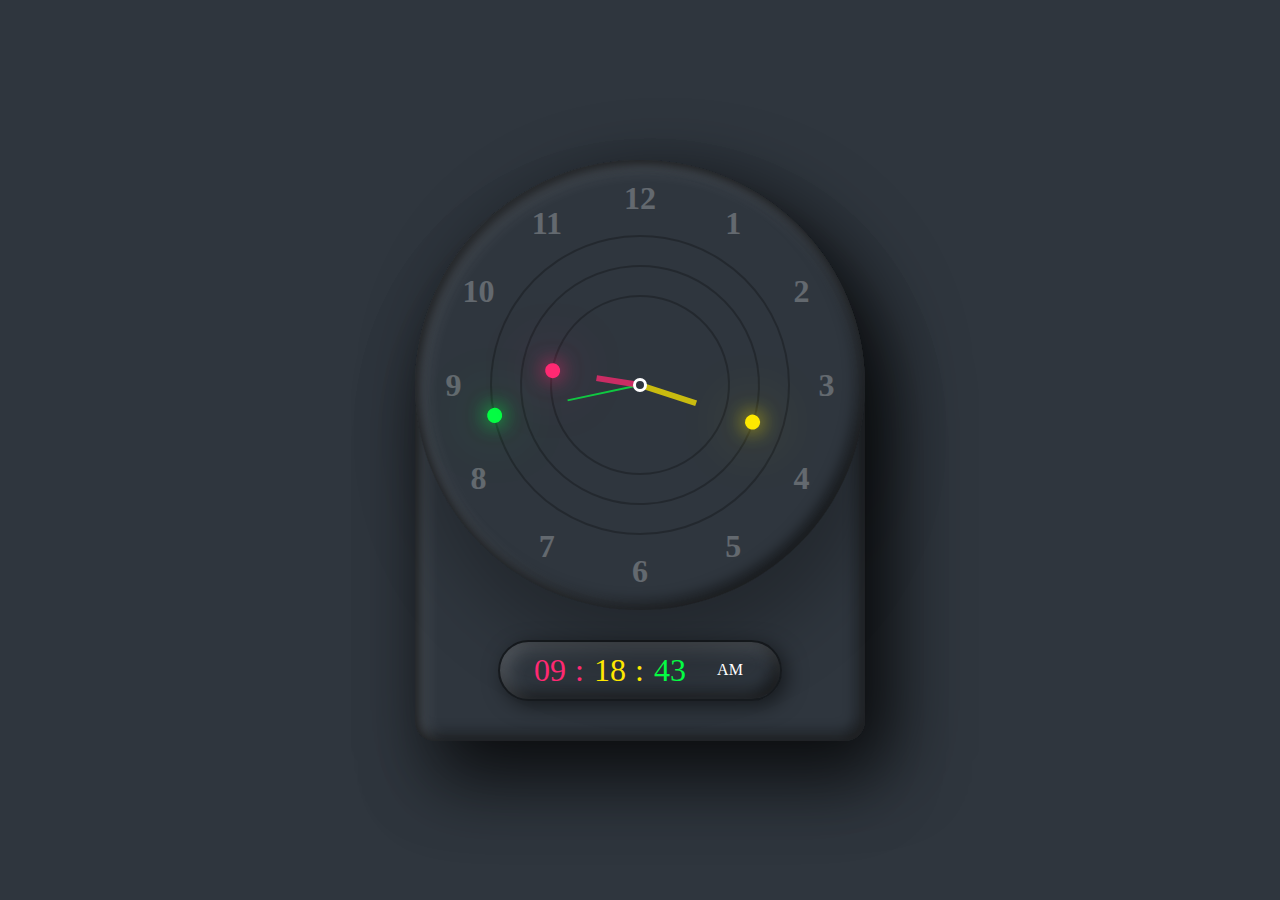
<file: Analog and Digital Clock/index.html>
<!DOCTYPE html>
<html lang="en">

<head>
    <meta charset="UTF-8">
    <meta http-equiv="X-UA-Compatible" content="IE=edge">
    <meta name="viewport" content="width=device-width, initial-scale=1.0">
    <link rel="stylesheet" href="style.css">
    <title>Analog and Digital Clock</title>
</head>

<body>

    <div class="container">
        <div class="clock">

            <div class="circle" style="--clr:#04fc43;" id="sc"><i></i></div>
            <div class="circle circle2" style="--clr:#fee800;" id="mn"><i></i></div>
            <div class="circle circle3" style="--clr:#ff2972;" id="hr"><i></i></div>


            <span style="--i:1;"><b>1</b></span>
            <span style="--i:2;"><b>2</b></span>
            <span style="--i:3;"><b>3</b></span>
            <span style="--i:4;"><b>4</b></span>
            <span style="--i:5;"><b>5</b></span>
            <span style="--i:6;"><b>6</b></span>
            <span style="--i:7;"><b>7</b></span>
            <span style="--i:8;"><b>8</b></span>
            <span style="--i:9;"><b>9</b></span>
            <span style="--i:10;"><b>10</b></span>
            <span style="--i:11;"><b>11</b></span>
            <span style="--i:12;"><b>12</b></span>


        </div>
        <!-- digital clock-->
        <div id="time">
            <div id="hours" style="--clr:#ff2972;">00</div>
            <div id="minutes" style="--clr:#fee800;">00</div>
            <div id="seconds" style="--clr:#04fc43;">00</div>
            <div id="ampm">AM</div>
        </div>
    </div>
    <script>
        let hr = document.querySelector('#hr');
        let mn = document.querySelector('#mn');
        let sc = document.querySelector('#sc');

        setInterval(() => {
            let day = new Date();
            let hh = day.getHours() * 30;
            let mm = day.getMinutes() * 6;
            let ss = day.getSeconds() * 6;

            hr.style.transform = `rotate(${hh + (mm / 12)}deg)`;
            mn.style.transform = `rotate(${mm}deg)`;
            sc.style.transform = `rotate(${ss}deg)`;
            //digital clock
            let hours = document.getElementById('hours');
            let minutes = document.getElementById('minutes');
            let seconds = document.getElementById('seconds');
            let ampm = document.getElementById('ampm');

            let h = new Date().getHours();
            let m = new Date().getMinutes();
            let s = new Date().getSeconds();
            let am = h >=12 ? "PM" : "AM";

            //convert 24hr clock to 12hr clock
            if (h > 12) {
                h = h - 12;
            }

            //add zero before single digit number 
            h = (h < 10) ? "0" + h : h
            m = (m < 10) ? "0" + m : m
            s = (s < 10) ? "0" + s : s

            hours.innerHTML = h;
            minutes.innerHTML = m;
            seconds.innerHTML = s;
            ampm.innerHTML = am;
        })



    </script>

</body>

</html>
</file>
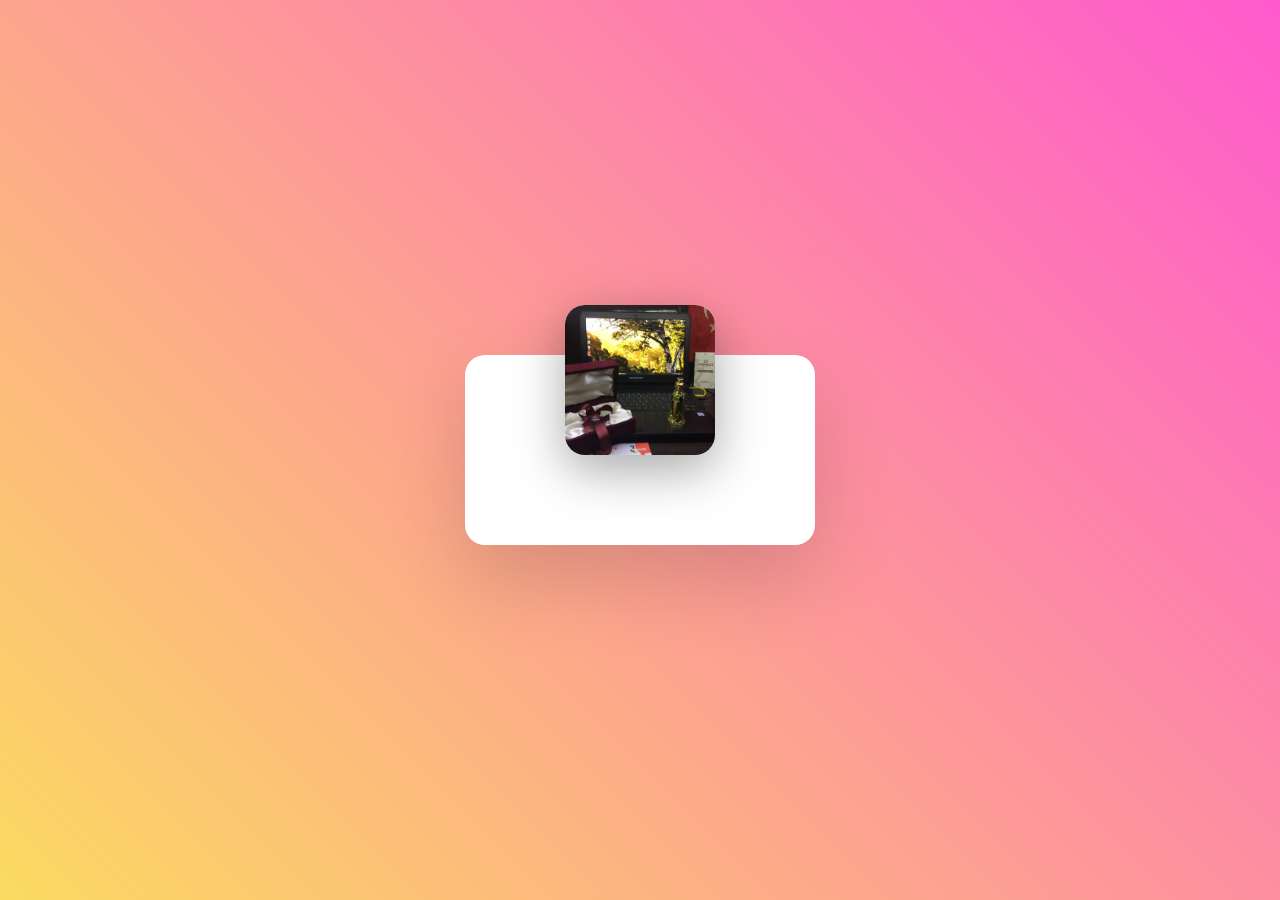
<file: Animated Profile Card/index.html>
<!DOCTYPE html>
<html lang="en">
<head>
    <meta charset="UTF-8">
    <meta http-equiv="X-UA-Compatible" content="IE=edge">
    <meta name="viewport" content="width=device-width, initial-scale=1.0">
    <link rel="stylesheet" href="style.css">
    <title>Animated Profile Card</title>
</head>
<body>
    <div class="card">
        <div class="imgBx">
            <img src="Zümrüt.jpg" alt="">
        </div>
        <div class="content">
            <div class="details">
                <h2>Anılar kokuda saklı<br><span>Şişe</span></h2>
            <div class="data">
                <h3>342 <br><span>posts</span></h3>
                <h3>120k <br><span>Followers</span></h3>
                <h3>285 <br><span>Following</span></h3>

            </div>
            <div class="actionBtn">
                <button>follow</button>
                <button>Message</button>

            </div>
            </div>
        </div>
    </div>


</body>
</html>
</file>
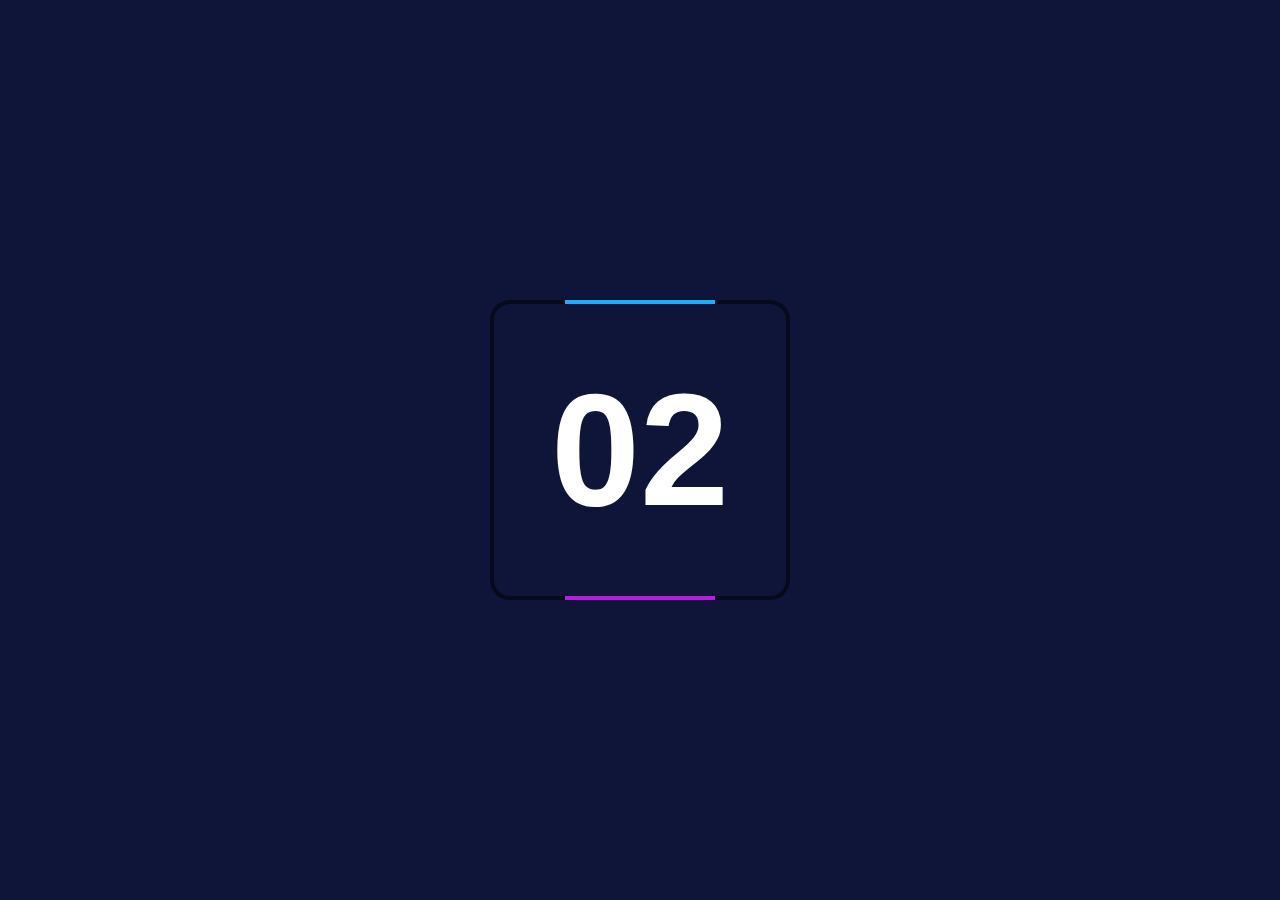
<file: Awesome CSS Border Animation/index.html>
<!DOCTYPE html>
<html lang="en">
<head>
    <meta charset="UTF-8">
    <meta http-equiv="X-UA-Compatible" content="IE=edge">
    <meta name="viewport" content="width=device-width, initial-scale=1.0">
    <link rel="stylesheet" href="style.css">
    <title>Quick CSS Border Trick 02</title>
</head>
<body>
    <div class="box">
        <h2>02</h2>
    </div>

</body>
</html>
</file>
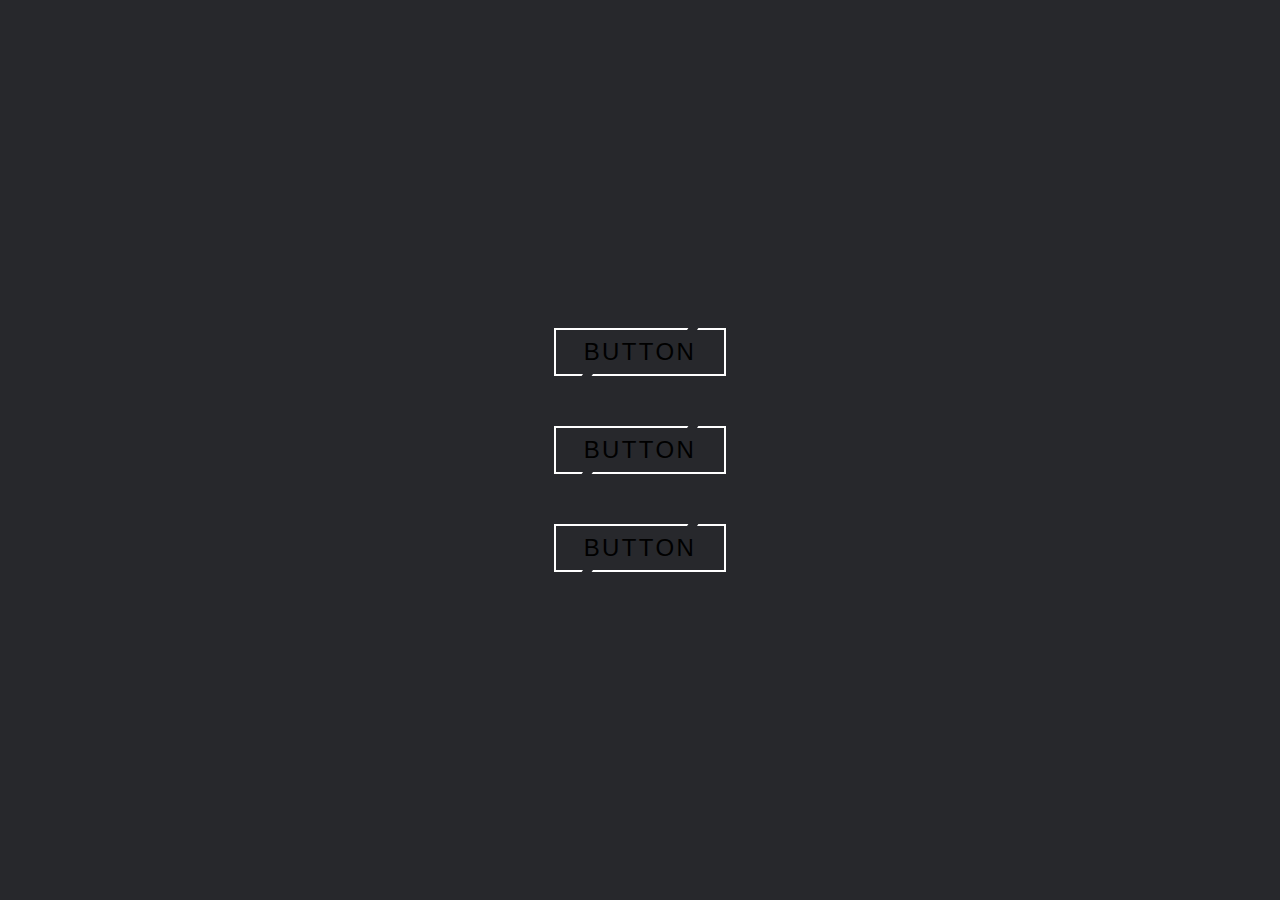
<file: Glowing Button Hover/buton.html>
<!DOCTYPE html>
<html lang="en">

<head>
    <meta charset="UTF-8">
    <meta http-equiv="X-UA-Compatible" content="IE=edge">
    <meta name="viewport" content="width=device-width, initial-scale=1.0">
    <link rel="stylesheet" href="style.css">
    <title>Glowing Button Hover</title>
</head>

<body>

<a href="#" style="--clr:#1e9bff"><span>Button</span><i></i></a>

<a href="#" style="--clr:#6eff3e"><span>Button</span><i></i></a>

<a href="#" style="--clr:#ff1867"><span>Button</span>
<i></i></a>


</body>

</html>
</file>
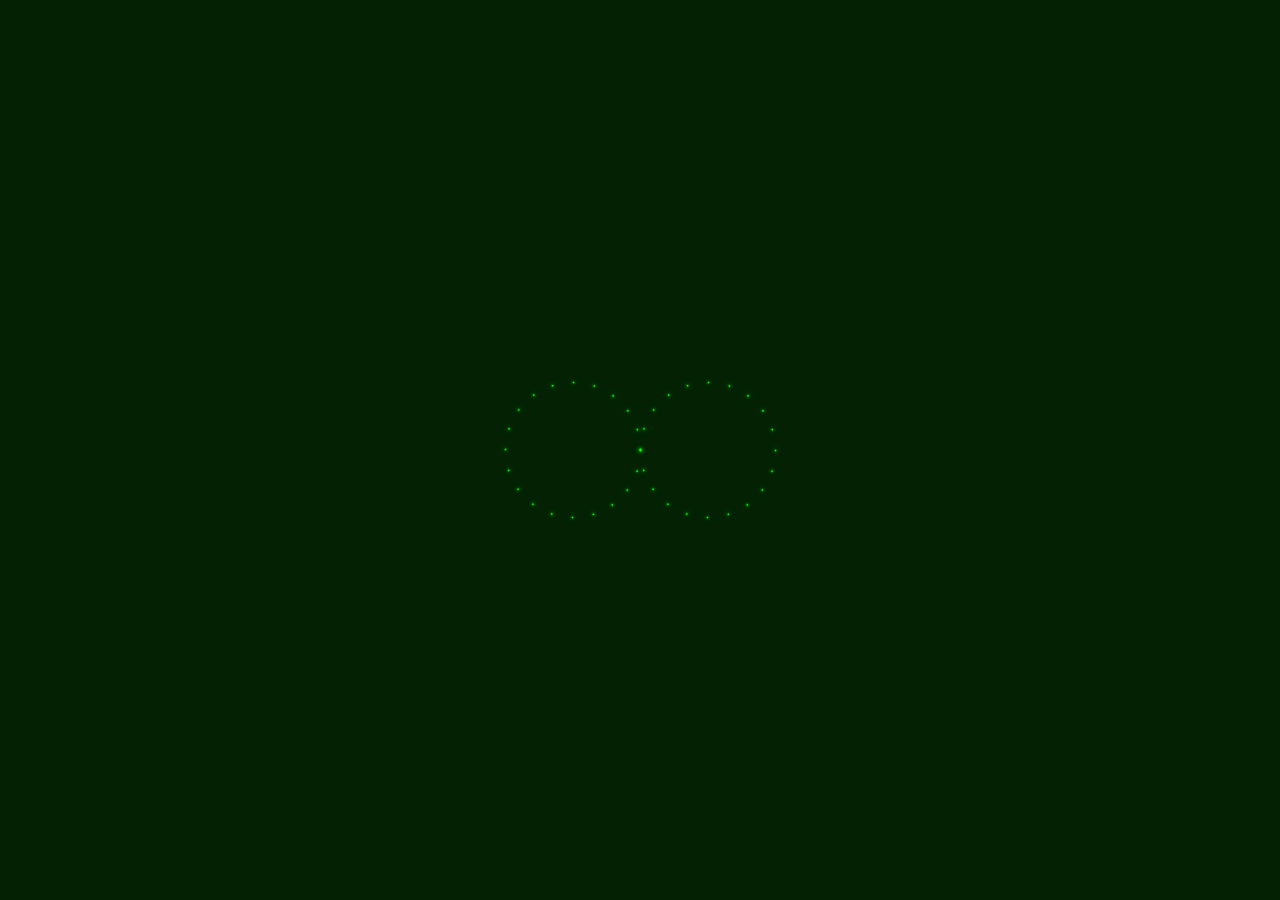
<file: Infinity/Infinty.html>
<!DOCTYPE html>
<html lang="en">

<head>
    <meta charset="UTF-8">
    <meta http-equiv="X-UA-Compatible" content="IE=edge">
    <meta name="viewport" content="width=device-width, initial-scale=1.0">
    <link rel="stylesheet" href="InfintyStyle.css">
    <title>Infinity</title>
</head>

<body>
    <section>
        <div class="container">
            <div class="circle">
                <span style="--i:0;"></span>
                <span style="--i:1;"></span>
                <span style="--i:2;"></span>
                <span style="--i:3;"></span>
                <span style="--i:4;"></span>
                <span style="--i:5;"></span>
                <span style="--i:6;"></span>
                <span style="--i:7;"></span>
                <span style="--i:8;"></span>
                <span style="--i:9;"></span>
                <span style="--i:10;"></span>
                <span style="--i:11"></span>
                <span style="--i:12;"></span>
                <span style="--i:13;"></span>
                <span style="--i:14;"></span>
                <span style="--i:15;"></span>
                <span style="--i:16;"></span>
                <span style="--i:17;"></span>
                <span style="--i:18;"></span>
                <span style="--i:19;"></span>
                <span style="--i:20;"></span>

            </div>
            <div class="circle">
                <span style="--i:0;"></span>
                <span style="--i:1;"></span>
                <span style="--i:2;"></span>
                <span style="--i:3;"></span>
                <span style="--i:4;"></span>
                <span style="--i:5;"></span>
                <span style="--i:6;"></span>
                <span style="--i:7;"></span>
                <span style="--i:8;"></span>
                <span style="--i:9;"></span>
                <span style="--i:10;"></span>
                <span style="--i:11"></span>
                <span style="--i:12;"></span>
                <span style="--i:13;"></span>
                <span style="--i:14;"></span>
                <span style="--i:15;"></span>
                <span style="--i:16;"></span>
                <span style="--i:17;"></span>
                <span style="--i:18;"></span>
                <span style="--i:19;"></span>
                <span style="--i:20;"></span>

            </div>
        </div>
    </section>





</body>

</html>
</file>
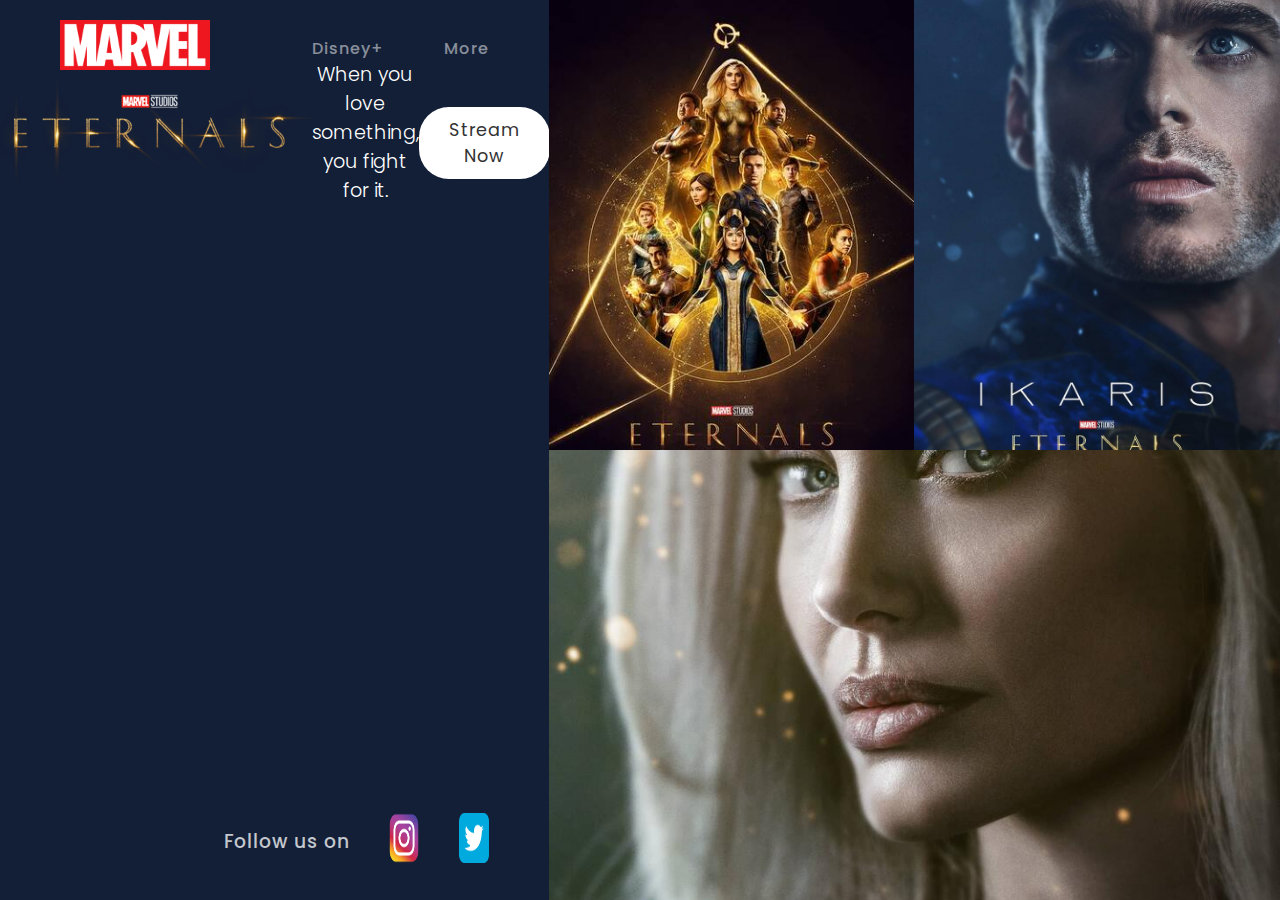
<file: Modern Web Site Design 1/Modern Web Site One.html>
<!DOCTYPE html>
<html lang="en">
    <!--Çok iyi olmayan ama iyi bir deneme olan çalışma.-->
<head>
    <meta charset="UTF-8">
    <meta http-equiv="X-UA-Compatible" content="IE=edge">
    <meta name="viewport" content="width=device-width, initial-scale=1.0">
    <link rel="stylesheet" type="text/css" href="ModernWStyleOne.css">
    <title>Modern Web Site One</title>
</head>

<body>
    <section class="banner">

        <div class="box content">
            <header>
                <a href="#" class="Logo"><img src="Marvel.png" width="150" height="50" alt="Marvel Logosu"></a>
                <ul>
                    <li><a href="#">Disney+</a></li>
                    <li><a href="#">More</a></li>
                </ul>
            </header>
            <div class="contentBox">
                <img src="eternal.png" alt="Eternals">
                <p>When you love something, you fight for it.</p>
                <a href="#" class="btn">Stream Now</a>
            </div>
            <ul class="sci">
                <h3>Follow us on</h3>
                <li><a href="#"><img src="İnstagram.png" width="50px" height="50px" alt="İnstagram"></a></li>
                <li><a href="#"><img src="Twitter.png" width="50px" height="50px" alt="Twitter"></a></li>
            </ul>
        </div>
        <div class="box images">
            <div class="imgBx"><img src="eter.jpg" alt=""></div>  
            <div class="imgBx"><img src="ikaris.jpg" alt=""></div>
            <div class="imgBx"><img src="thena.jpg" alt=""></div>
        </div>
    </section>



</body>

</html>
</file>
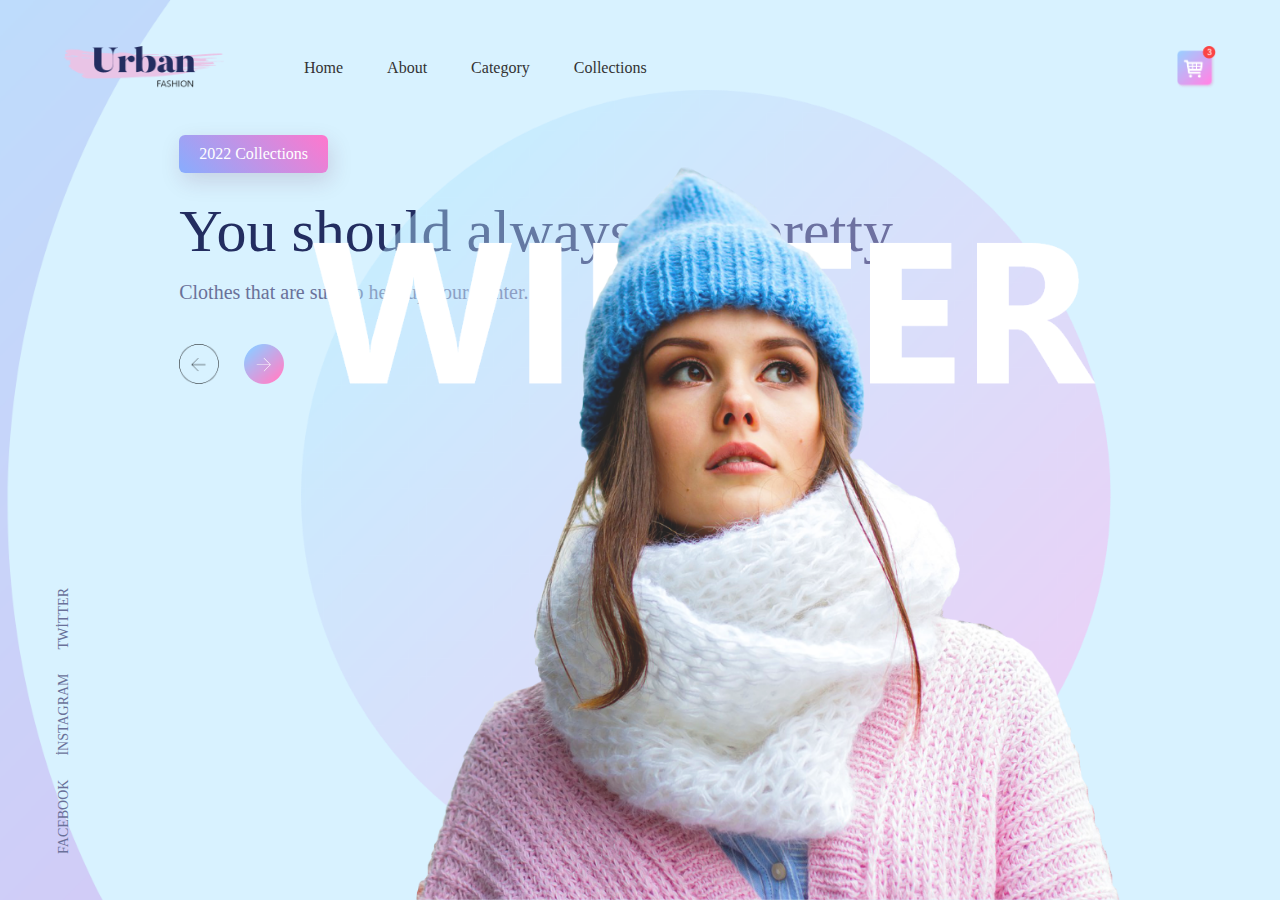
<file: Modern Web Site Design 2/Modern Web Site Two.html>
<!DOCTYPE html>
<html lang="en">
<!--Yaptığım en şık tasarımlı site ama Responsive değil.-->
<head>
    <meta charset="UTF-8">
    <meta http-equiv="X-UA-Compatible" content="IE=edge">
    <meta name="viewport" content="width=device-width, initial-scale=1.0">

    <link rel="stylesheet" href="ModernWStyleTwo.css">
    <title>Modern Web Site Two</title>

</head>

<body>
    <div class="container">
        <div class="navbar">
            <img src="images/logo.png" class="logo">
            <nav>
                <ul>
                    <li><a href="">Home</a></li>
                    <li><a href="">About</a></li>
                    <li><a href="">Category</a></li>
                    <li><a href="">Collections</a></li>
                </ul>
            </nav>
            <img src="images/cart.png" class="cart">
        </div>
        <div class="content">
            <a href="" class="btn">2022 Collections</a>
            <h1>You should always feel pretty</h1>
            <p>Clothes that are sure to heat up your winter.</p>
            <div class="arrow-icons">
                <img src="images/back-arrow.png" alt="">
                <img src="images/next-arrow.png" alt="">
            </div>
        </div>
        <img src="images/img.png" class="feature-img">
        <div class="social-links">
            <a href="">FACEBOOK</a>
            <a href="">İNSTAGRAM</a>
            <a href="">TWİTTER</a>
        </div>

    </div>





</body>

</html>
</file>
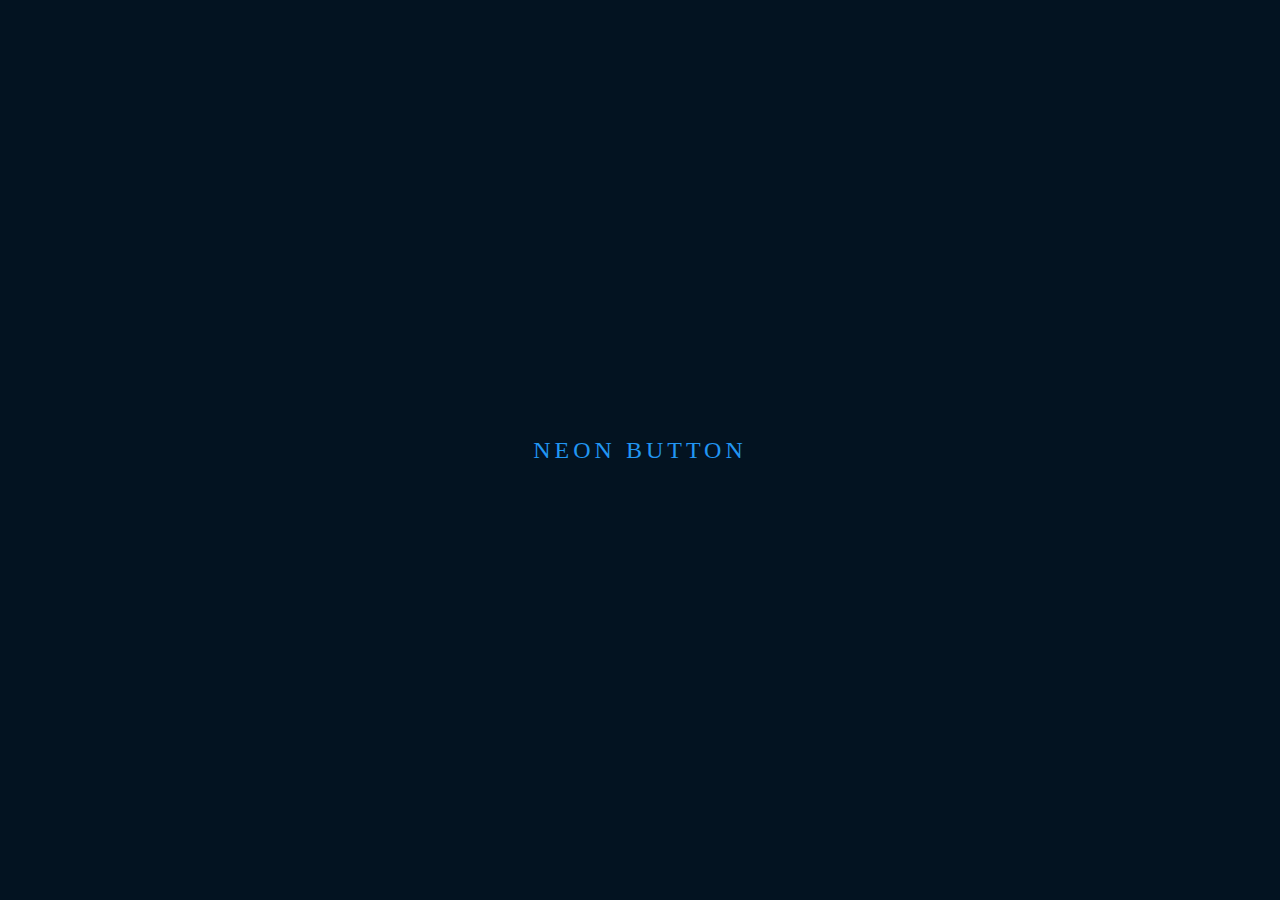
<file: Neon Button/NeonButton.html>
<!DOCTYPE html>
<html>

<head>
    <title>neon Light Button Hover Effects</title>
    <link rel="stylesheet" href="StyleNeonButton.css">

</head>

<body>
    <a href="#">
        <span></span>
        <span></span>
        <span></span>
        <span></span>
        Neon Button
    </a>



</body>

</html>
</file>
<file: Analog and Digital Clock/style.css>
* {
    margin: 0;
    padding: 0;
    box-sizing: border-box;
    font-family: Georgia, 'Times New Roman', Times, serif;
}

body {
    display: flex;
    justify-content: center;
    align-items: center;
    min-height: 100vh;
    background: #2f363e;
}

.container {
    position: relative;
    background: #2f363e;
    /*min-height: 500px;*/
    border-radius: 20px;
    border-top-left-radius: 225px;
    border-top-right-radius: 225px;
    box-shadow: 25px 25px 75px rgba(0, 0, 0, 0.75),
        10px 50px 70px rgba(0, 0, 0, 0.25),
        inset 5px 5px 10px rgba(0, 0, 0, 0.5),
        inset 5px 5px 20px rgba(255, 255, 255, 0.2),
        inset -5px -5px 15px rgba(0, 0, 0, 0.75);
    display: flex;
    justify-content: center;
    align-items: center;
    flex-direction: column;
    user-select: none;


}

.clock {
    position: relative;
    width: 450px;
    height: 450px;
    background: #2f363e;
    border-radius: 50%;
    box-shadow: 10px 50px 70px rgba(0, 0, 0, 0.25),
        inset 5px 5px 10px rgba(0, 0, 0, 0.5),
        inset 5px 5px 20px rgba(255, 255, 255, 0.2),
        inset -5px -5px 15px rgba(0, 0, 0, 0.75);
    display: flex;
    justify-content: center;
    align-items: center;
    margin-bottom: 30px;
}

.clock::before {
    content: '';
    position: absolute;
    width: 8px;
    height: 8px;
    background: #2f363e;
    border: 3px solid #fff;
    border-radius: 50%;
    z-index: 100;

}

.clock span {
    position: absolute;
    inset: 20px;
    color: #fff;
    text-align: center;
    transform: rotate(calc(30deg*var(--i)));
    /*360/12=30deg*/
}

.clock span b {
    font-size: 2em;
    opacity: 0.25;
    font-weight: 600;
    display: inline-block;
    transform: rotate(calc(-30deg*var(--i)));
}

.circle {
    position: absolute;
    width: 300px;
    height: 300px;
    border: 2px solid rgba(0, 0, 0, 0.25);
    border-radius: 50%;
    display: flex;
    justify-content: center;
    align-items: flex-start;
    z-index: 10;
}

.circle i {
    position: absolute;
    width: 6px;
    height: 50%;
    background: var(--clr);
    opacity: 0.75;
    transform-origin: bottom;
    transform: scaleY(0.5);
}

.circle:nth-child(1) i {
    width: 2px;
}

.circle:nth-child(2) i {
    width: 6px;
}

.circle2 {
    width: 240px;
    height: 240px;
    z-index: 8;
}

.circle3 {
    width: 180px;
    height: 180px;
    z-index: 10;
}

.circle::before {
    content: '';
    position: absolute;
    top: -8.5px;
    width: 15px;
    height: 15px;
    border-radius: 50%;
    background: var(--clr);
    box-shadow: 0 0 20px var(--clr),
        0 0 60px var(--clr);
}

/*digital clock style*/

#time {
    margin-bottom: 40px;
    display: flex;
    padding: 10px 20px;
    font-size: 2em;
    font-weight: 600;
    border: 2px solid rgba(0, 0, 0, 0.5);
    border-radius: 40px;
    box-shadow: 5px 5px 20px rgba(0, 0, 0, 0.5),
        inset 5px 5px 20px rgba(255, 255, 255, 0.2),
        inset -5px -5px 15px rgba(0, 0, 0, 0.75);

}

#time div {
    position: relative;
    width: 60px;
    text-align: center;
    font-weight: 500;
    color: var(--clr);

}

#time div:nth-child(1)::after,
#time div:nth-child(2)::after {
    content: ':';
    position: absolute;
    right: -4px;

}

#time div:last-child {
    font-size: 0.5em;
    display: flex;
    justify-content: center;
    align-items: center;
    color: #fff;

}

#time div:nth-child(2)::after {
    animation: animate 1s steps(1) infinite;

}
@keyframes animate{
    0%{
        opacity: 1;
    }
    50%{
        opacity: 0;
    }
}
</file>
<file: Animated Profile Card/style.css>
* {
    margin: 0;
    padding: 0;
    box-sizing: border-box;
    font-family: 'Segoe UI', Tahoma, Geneva, Verdana, sans-serif;

}

body {
    display: flex;
    justify-content: center;
    align-items: center;
    min-height: 100vh;
    background: linear-gradient(45deg, #fbda61, #ff5acd);

}

.card {
    position: relative;
    width: 350px;
    height: 190px;
    background: #fff;
    border-radius: 20px;
    box-shadow: 0 35px 80px rgba(0, 0, 0, 0.15);
    transition: 0.5s;
}

.card:hover {
    height: 450px;
}

.imgBx {
    position: relative;
    left: 50%;
    top: -50px;
    transform: translateX(-50%);
    width: 150px;
    height: 150px;
    background: #fff;
    border-radius: 20px;
    box-shadow: 0 15px 50px rgba(0, 0, 0, 0.35);
    overflow: hidden;
    transition: 0.5s;
}

.card:hover .imgBx{
    width: 250px;
    height: 250px;
}



.imgBx img {
    position: absolute;
    top: 0;
    left: 0;
    width: 100%;
    height: 100%;
    object-fit: cover;

}
.card .content{
    position: absolute;
    width: 100%;
    height: 100%;
    display: flex;
    justify-content: center;
    align-items: center;
    overflow: hidden;
}
.card .content .details{
    padding: 40px;
    text-align: center;
    width: 100%;
    transition: 0.5s;
    transform:translateY(200px) ;
}
.card:hover .content .details{
    transform:translateY(-120px) ;

}
.card .content .details h2{
    font-size: 1.25em;
    font-weight: 600;
    color: #555;
    line-height: 1.2em;
}
.card .content .details h2 span{
    font-size: 0.75em;
    font-weight: 500;
    opacity: 0.5;
}
.card .content .details .data{
    display: flex;
    justify-content: space-between;
    margin: 20px 0;
}

.card .content .details .data h3{
    font-size: 1em;
    color: #555;
    line-height: 1.2em;
    font-weight:600 ;
}
.card .content .details .data h3 span{
font-size: 0.85em;
font-weight: 400;
opacity: 0.5;

}
.card .content .details .actionBtn{
  display: flex;
  justify-content: space-between;  
}
.card .content .details .actionBtn button{
    padding: 10px 30px;
    border-radius: 5px;
    border: none;
outline: none;
font-size: 1em;
font-weight: 500;
background: #ff5f95;
color: #fff;
cursor: pointer;
}

.card .content .details .actionBtn button:nth-child(2){
border: 1px solid #999;
color: #999;
background: #fff;
}
</file>
<file: Awesome CSS Border Animation/style.css>
* {
    margin: 0;
    padding: 0;
    box-sizing: border-box;
    font-family: 'Segoe UI', Tahoma, Geneva, Verdana, sans-serif;
}

body {
    display: flex;
    justify-content: center;
    align-items: center;
    min-height: 100vh;
    background: #0e1538;
}

.box {
    position: relative;
    width: 300px;
    height: 300px;
    display: flex;
    justify-content: center;
    align-items: center;
    background: rgba(0, 0, 0, 0.5);
    overflow: hidden;
    border-radius: 20px;
}
.box::before{
    content: '';
    position: absolute;
    width: 150px;
    height: 140%;
    background: linear-gradient(#00ccff,#d400d4);
    animation: animate 4s linear infinite;

}
.box::after{
    content: '';
    position: absolute;
    inset: 4px;
    background: #0e1538;
    border-radius: 16px;
}
@keyframes animate{
    0%{
        transform: rotate(0deg);
    }
    100%{
        transform: rotate(360deg);
    }
}
.box h2{
    position: relative;
    color: #fff;
    font-size: 10em;
    z-index: 10;
}
</file>
<file: Glowing Button Hover/style.css>
* {
    margin: 0;
    padding: 0;
    box-sizing: border-box;
    font-family: Verdana, Geneva, Tahoma, sans-serif;
}

body{
    display: flex;
    justify-content: center;
    align-items: center;
    min-height: 100vh;
    background: #27282C;
    flex-direction: column;
    gap: 50px;
}
a{
    position: relative;
    background: #fff;
    color: #000;
    text-decoration: none;
    text-transform: uppercase;
    font-size: 1.5em;
    letter-spacing: 0.1em;
    font-weight: 400;
    padding: 10px 30px;
    transition: 0.5s;
}
a:hover{
    background: var(--clr);
    color: var(--clr);
    letter-spacing: 0.25em;
    box-shadow: 0 0 35px var(--clr) ;
}
a::before{
    content: '';
    position: absolute;
    inset: 2px;
    background: #27282C;
}
a span{
    position: relative;
    z-index: 1;
}
a i{
    position: absolute;
    inset:0;
    display: block;
}
a i::before{
    content: '';
    position: absolute;
    top: 0;
    left: 80%;
    width: 10px;
    height: 4px;
    background: #27282C;
    transform: translateX(-50%) skewX(325deg);
    transition: 0.5s;
}
a:hover i::before{
    width: 20px;
    left: 20%;
}

a i::after{
    content: '';
    position: absolute;
    bottom: 0;
    left: 20%;
    width: 10px;
    height: 4px;
    background: #27282C;
    transform: translateX(-50%) skewX(325deg);
    transition: 0.5s;
}
a:hover i::after{
    width: 20px;
    left: 80%;
}
</file>
<file: Infinity/InfintyStyle.css>
* {
    margin: 0;
    padding: 0;
    box-sizing: border-box;
}

section {
    display: flex;
    justify-content: center;
    align-items: center;
    min-height: 100vh;
    background: #042104;
    animation: animateColor 8s linear infinite;
}
@keyframes animateColor{
    0%{
        filter: hue-rotate(0deg);
    }
    100%{
        filter: hue-rotate(360deg);
    }
}

section .container {
    display: flex;
}

section .container .circle {
    position: relative;
    width: 150px;
    height: 150px;
    margin: 0 -7.5px;
}

section .container .circle span {
    position: absolute;
    top: 0;
    left: 0;
    width: 100%;
    height: 100%;
    transform: rotate(calc(18deg * var(--i)));
    /* 360 / 20 = 18deg */
}

section .container .circle span::before {
    content: '';
    position: absolute;
    right: 0;
    top: calc(50% - 7.5px);
    width: 15px;
    height: 15px;
    background: #00ff0a;
    border-radius: 50%;
    box-shadow: 0 0 10px #00ff0a,
        0 0 20px #00ff0a,
        0 0 40px #00ff0a,
        0 0 600px #00ff0a,
        0 0 80px #00ff0a,
        0 0 100px #00ff0a;
    transform: scale(0.1);
    animation: animate 4s linear infinite;
    animation-delay: calc(0.1s * var(--i));
}

@keyframes animate {
    0% {
        transform: scale(1);
    }

    50%, 100% {
        transform: scale(0.1);
    }
}

section .container .circle:nth-child(2) {
    transform: rotate(-180deg);

}

section .container .circle:nth-child(1) span::before {
    animation-delay: calc(-0.1s * var(--i));
}
</file>
<file: Modern Web Site Design 1/ModernWStyleOne.css>
@import url('https://fonts.googleapis.com/css?family=Poppins:100,200,300,400,500,600,700,800,900');

* {
    margin: 0;
    padding: 0;
    box-sizing: border-box;
    font-family: 'Poppins', sans-serif;
}

.banner {
    display: grid;
    grid-template-columns: 3fr 4fr;
}

.banner .box {
    position: relative;
    background: #131f37;
    height: 100vh;
}

.banner .box:nth-child(2) {
    background: #fff;
}

header {
    position: absolute;
    top: 0;
    left: 0;
    width: 100%;
    padding: 20px 60px;
    display: flex;
    justify-content: space-between;
    align-items: center;
}

header .Logo img {
    max-width: 200px;
}

header ul {
    display: flex;
    gap: 60px;
}

header ul li {
    list-style: none;
}

header ul li a {
    text-decoration: none;
    font-weight: 500;
    color: rgba(255, 255, 255, 0.5);
    letter-spacing: 1px;
}

header ul li a:hover {
    color: rgba(255, 255, 255, 1);
}

.banner .content .contentBox {
    display: flex;
    justify-content: center;
    align-items: center;
    padding: 60px;
}

.banner .content .contentBox {
    text-align: center;
}

.banner .content .contentBox img {
    width: 100%;
}

.banner .content .contentBox p {
    font-size: 1.2em;
    color: #fff;
    font-weight: 300;
}

.banner .content .contentBox .btn {
    display: inline-block;
    font-size: 1.1em;
    color: #333;
    background: #fff;
    padding: 10px 30px;
    margin-top: 20px;
    border-radius: 30px;
    letter-spacing: 1px;
    text-decoration: none;
    transition: 0.5s;
}

.banner .content .contentBox .btn:hover {
    letter-spacing: 2px;
}

.sci {
    position: absolute;
    bottom: 30px;
    right: 60px;
    display: flex;
    justify-content: center;
    align-items: center;
    gap: 40px;
}

.sci h3 {
    font-weight: 500;
    color: rgba(255, 255, 255, 0.75);
    letter-spacing: 1px;
}

.sci li {
    list-style: none;
}

.sci li img {
    max-width: 30px;
}

.banner .images {
    background: #fff;
    display: flex;
    flex-wrap: wrap;
}

.banner .images .imgBx {
    position: relative;
    width: 50%;
    height: 50vh;
    background: #ff0;
}

.banner .images .imgBx:nth-child(2) {
    background: #f00;
}


.banner .images .imgBx:nth-child(3) {
    width: 100%;
    background: #0ff;
}

.banner .images .imgBx img {
    position: absolute;
    top: 0;
    left: 0;
    width: 100%;
    height: 100%;
    object-fit: cover;
}

@media (max-width: 991px) {
    .banner {
        grid-template-columns: 1fr;
    }

    header {
        padding: 20px 40px;
    }

    .banner .content {

        padding: 40px;
        height: 70vh;
    }

    .sci {
        right: 40px;

    }
}
@media (max-width: 60px) {
    .banner .images .imgBx {
        width: 100%;
    }
}
</file>
<file: Modern Web Site Design 2/ModernWStyleTwo.css>
* {
    margin: 0;
    padding: 0;

}

.container {
    height: 100vh;
    width: 100%;
    background-image: url(images/background.png);
    background-position: center;
    background-size: cover;
    padding-left: 5%;
    padding-right: 5%;
    box-sizing: border-box;
    position: relative;

}

.navbar {
    width: 100%;
    height: 15vh;
    margin: auto;
    display: flex;
    align-items: center;
}

.logo {
    width: 160px;
    cursor: pointer;
}

.cart {
    width: 40px;
    cursor: pointer;
}

nav {
    flex: 1;
    padding-left: 60px;
}

nav ul li {
    display: inline-block;
    list-style: none;
    margin: 0px 20px;
}

nav ul li a {
    text-decoration: none;
    color: #333;
}

.content h1 {
    font-size: 60px;
    font-weight: 100;
    margin-top: 24px;
    margin-bottom: 15px;
    color: #232d60;

}

.content p {
    font-size: 20px;
    color: #6a7199;

}

.content {
    margin-left: 10%;
    margin-right: 10%;
}

.content .btn {
    display: inline-block;
    background: linear-gradient(45deg, #87adfe, #ff77cd);
    border-radius: 6px;
    padding: 10px 20px;
    box-sizing: border-box;
    text-decoration: none;
    color: #fff;
    box-shadow: 3px 8px 22px rgba(94, 28, 68, 0.15);

}

.arrow-icons {
    margin-top: 40px;
    display: flex;
}

.arrow-icons img {
    width: 40px;
    margin-right: 25px;
}

.feature-img {
    height: 90%;
    position: absolute;
    bottom: 0;
    right: 160px;


}
.social-links{
    transform: rotate(-90deg);
    position: absolute;
    left: -80px;
    bottom: 180px;
}
.social-links a{
    text-decoration: none;
    color: #6a7199;
    padding-right: 20px;
    font-size: 14px;
}
</file>
<file: Neon Button/StyleNeonButton.css>
body {
    margin: 0;
    padding: 0;
    display: flex;
    justify-content: center;
    align-items: center;
    min-height: 100vh;
    background: #031321;
    font-family: consolas;
}

a {
    position: relative;
    display: inline-block;
    padding: 15px 30px;
    color: #2196f3;
    text-transform: uppercase;
    letter-spacing: 4px;
    text-decoration: none;
    font-size: 24px;
    overflow: hidden;
    transition: 0.2s;
}

a:hover {
    color: #255784;
    background: #2196f3;
    box-shadow: 0 0 10px #2196f3, 0 0 40px #2196f3, 0 0 80px #2196f3;
    transition-delay: 1s;

}

a span {
    position: absolute;
    display: block;

}

a span:nth-child(1) {
    top: 0;
    left: -100%;
    width: 100%;
    height: 2px;
    background: linear-gradient(90deg, transparent, #2196f3);
}

a:hover span:nth-child(1) {
    left: 100%;
    transition: 1s;


}

a span:nth-child(3) {
    bottom: 0;
    right: -100%;
    width: 100%;
    height: 2px;
    background: linear-gradient(270deg, transparent, #2196f3);
}

a:hover span:nth-child(3) {
    right: 100%;
    transition: 1s;
    transition-delay: 0.5s;

}
a span:nth-child(2) {
    top: -100%;
    right: 0;
    width: 2px;
    height: 100%;
    background: linear-gradient(180deg, transparent, #2196f3);
}

a:hover span:nth-child(2) {
    top: 100%;
    transition: 1s;
    transition-delay: 0.25s;

}
a span:nth-child(4) {
    bottom: -100%;
    left: 0;
    width: 2px;
    height: 100%;
    background: linear-gradient(360deg, transparent, #2196f3);
}

a:hover span:nth-child(4) {
    bottom: 100%;
    transition: 1s;
    transition-delay: 0.75s;

}
</file>
